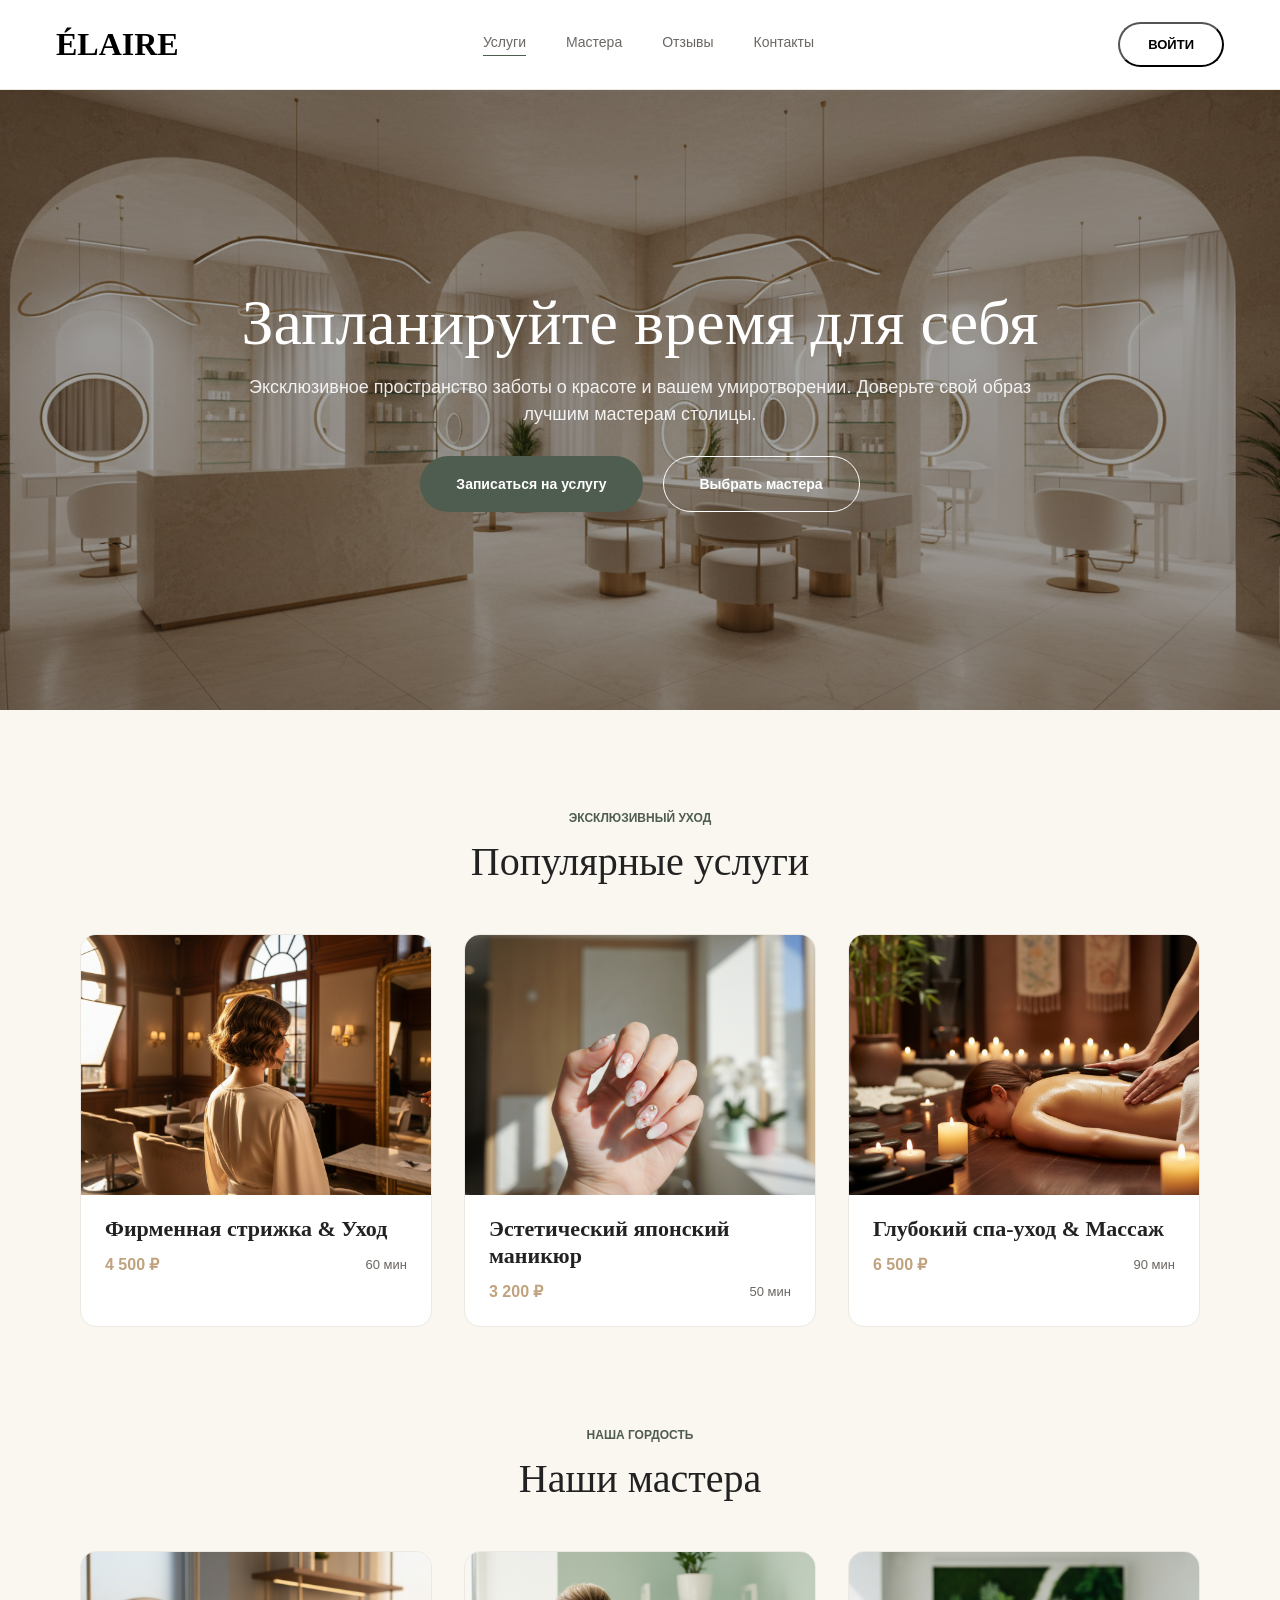
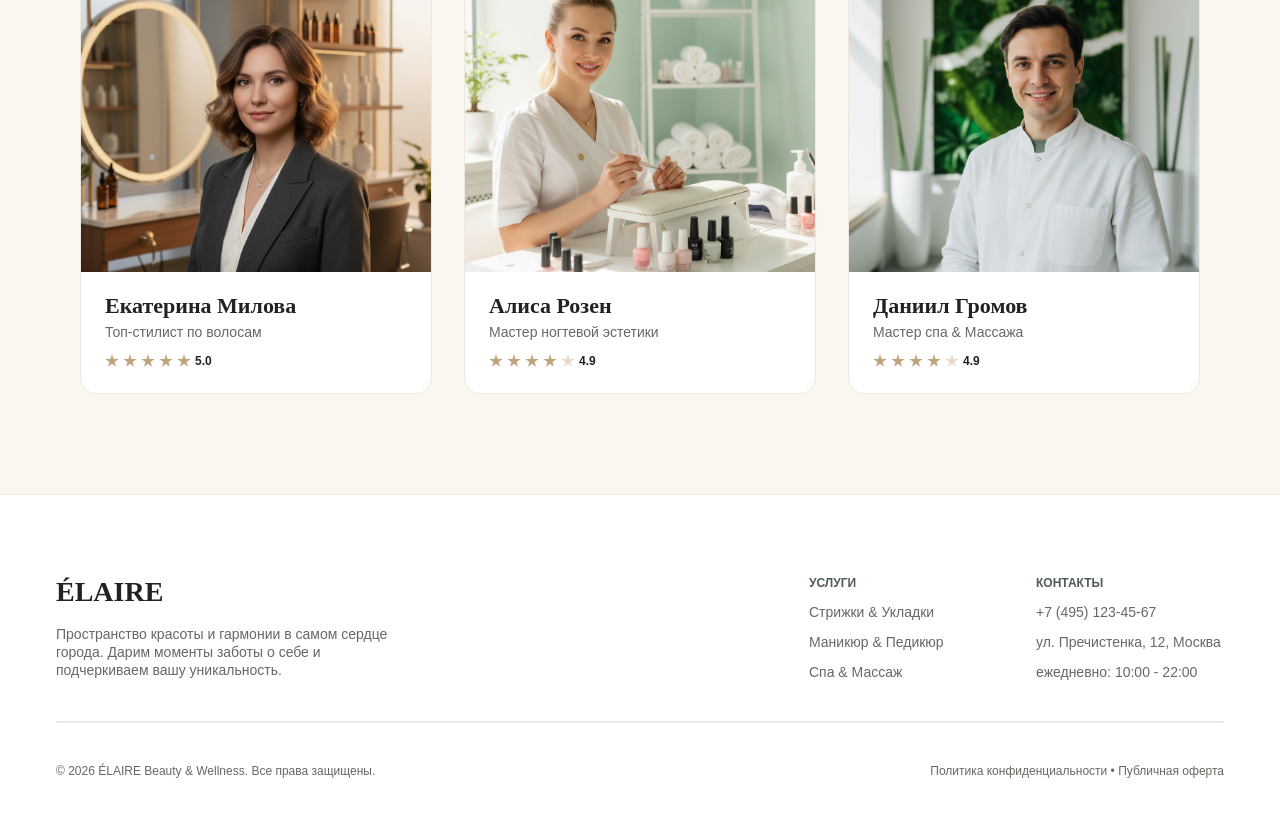
<file: frontend-1-complete/index.html>
<!DOCTYPE html>
<html lang="ru">
  <head>
    <meta charset="UTF-8" />
    <link rel="icon" type="image/svg+xml" href="/favicon.svg" />
    <meta name="viewport" content="width=device-width, initial-scale=1.0" />
    <title>ÉLAIRE — Салон услуг</title>
    <link rel="stylesheet" href="home.css" />
  </head>
  <body>
    <div class="page">
      <!-- header -->
      <header class="header">
        <div class="logo">
          <span class="logo-text">ÉLAIRE</span>
        </div>
        <nav class="nav-links">
          <div class="nav-item active"><a href="#">Услуги</a></div>
          <div class="nav-item"><a href="#">Мастера</a></div>
          <div class="nav-item"><a href="#">Отзывы</a></div>
          <div class="nav-item"><a href="#">Контакты</a></div>
        </nav>
        <button class="login-button"><span>Войти</span></button>
      </header>

      <!-- hero -->
      <section class="hero">
        <div class="hero-text-container">
          <h1 class="hero-title">Запланируйте время для себя</h1>
          <p class="hero-desc">
            Эксклюзивное пространство заботы о красоте и вашем умиротворении.
            Доверьте свой образ лучшим мастерам столицы.
          </p>
        </div>
        <div class="hero-ctas">
          <button
            class="cta-service"
            onclick="window.location.href='services.html'"
          >
            Записаться на услугу
          </button>
          <button class="cta-master">Выбрать мастера</button>
        </div>
      </section>

      <!-- popular services -->
      <section class="popular-services">
        <div class="section-header">
          <span class="section-tag">Эксклюзивный уход</span>
          <h2 class="section-title">Популярные услуги</h2>
        </div>
        <div class="services-grid">
          <article class="service-card">
            <div
              class="service-card-image"
              style="background-image: url('images/service-haircut.png')"
            ></div>
            <div class="service-card-body">
              <h3 class="service-card-title">Фирменная стрижка &amp; Уход</h3>
              <div class="service-card-meta">
                <span class="price">4 500 ₽</span>
                <span class="duration">60 мин</span>
              </div>
            </div>
          </article>
          <article class="service-card">
            <div
              class="service-card-image"
              style="background-image: url('images/service-manicure.png')"
            ></div>
            <div class="service-card-body">
              <h3 class="service-card-title">Эстетический японский маникюр</h3>
              <div class="service-card-meta">
                <span class="price">3 200 ₽</span>
                <span class="duration">50 мин</span>
              </div>
            </div>
          </article>
          <article class="service-card">
            <div
              class="service-card-image"
              style="background-image: url('images/service-spa.png')"
            ></div>
            <div class="service-card-body">
              <h3 class="service-card-title">Глубокий спа-уход &amp; Массаж</h3>
              <div class="service-card-meta">
                <span class="price">6 500 ₽</span>
                <span class="duration">90 мин</span>
              </div>
            </div>
          </article>
        </div>
      </section>

      <!-- our masters -->
      <section class="our-masters">
        <div class="section-header">
          <span class="section-tag">Наша гордость</span>
          <h2 class="section-title">Наши мастера</h2>
        </div>
        <div class="masters-grid">
          <article class="master-card">
            <div
              class="master-card-image"
              style="background-image: url('images/master-ekaterina.png')"
            ></div>
            <div class="master-card-body">
              <div class="master-info">
                <h3 class="master-name">Екатерина Милова</h3>
                <span class="master-role">Топ-стилист по волосам</span>
              </div>
              <div class="stars">
                <span class="star"></span>
                <span class="star"></span>
                <span class="star"></span>
                <span class="star"></span>
                <span class="star"></span>
                <span class="rating">5.0</span>
              </div>
            </div>
          </article>
          <article class="master-card">
            <div
              class="master-card-image"
              style="background-image: url('images/master-alisa.png')"
            ></div>
            <div class="master-card-body">
              <div class="master-info">
                <h3 class="master-name">Алиса Розен</h3>
                <span class="master-role">Мастер ногтевой эстетики</span>
              </div>
              <div class="stars">
                <span class="star"></span>
                <span class="star"></span>
                <span class="star"></span>
                <span class="star"></span>
                <span class="star star-empty"></span>
                <span class="rating">4.9</span>
              </div>
            </div>
          </article>
          <article class="master-card">
            <div
              class="master-card-image"
              style="background-image: url('images/master-daniil.png')"
            ></div>
            <div class="master-card-body">
              <div class="master-info">
                <h3 class="master-name">Даниил Громов</h3>
                <span class="master-role">Мастер спа &amp; Массажа</span>
              </div>
              <div class="stars">
                <span class="star"></span>
                <span class="star"></span>
                <span class="star"></span>
                <span class="star"></span>
                <span class="star star-empty"></span>
                <span class="rating">4.9</span>
              </div>
            </div>
          </article>
        </div>
      </section>

      <!-- footer -->
      <footer class="footer">
        <div class="footer-top">
          <div class="footer-brand">
            <span class="brand-name">ÉLAIRE</span>
            <span class="brand-desc"
              >Пространство красоты и гармонии в самом сердце города. Дарим
              моменты заботы о себе и подчеркиваем вашу уникальность.</span
            >
          </div>
          <div class="footer-links-row">
            <div class="links-col" style="width: 147px">
              <span class="col-title">Услуги</span>
              <a href="#">Стрижки &amp; Укладки</a>
              <a href="#">Маникюр &amp; Педикюр</a>
              <a href="#">Спа &amp; Массаж</a>
            </div>
            <div class="links-col" style="width: 188px">
              <span class="col-title">Контакты</span>
              <a href="#">+7 (495) 123-45-67</a>
              <a href="#">ул. Пречистенка, 12, Москва</a>
              <a href="#">ежедневно: 10:00 - 22:00</a>
            </div>
          </div>
        </div>
        <div class="footer-line"></div>
        <div class="footer-bottom">
          <span class="copy"
            >© 2026 ÉLAIRE Beauty &amp; Wellness. Все права защищены.</span
          >
          <span class="legal"
            >Политика конфиденциальности • Публичная оферта</span
          >
        </div>
      </footer>
    </div>
  </body>
</html>
</file>
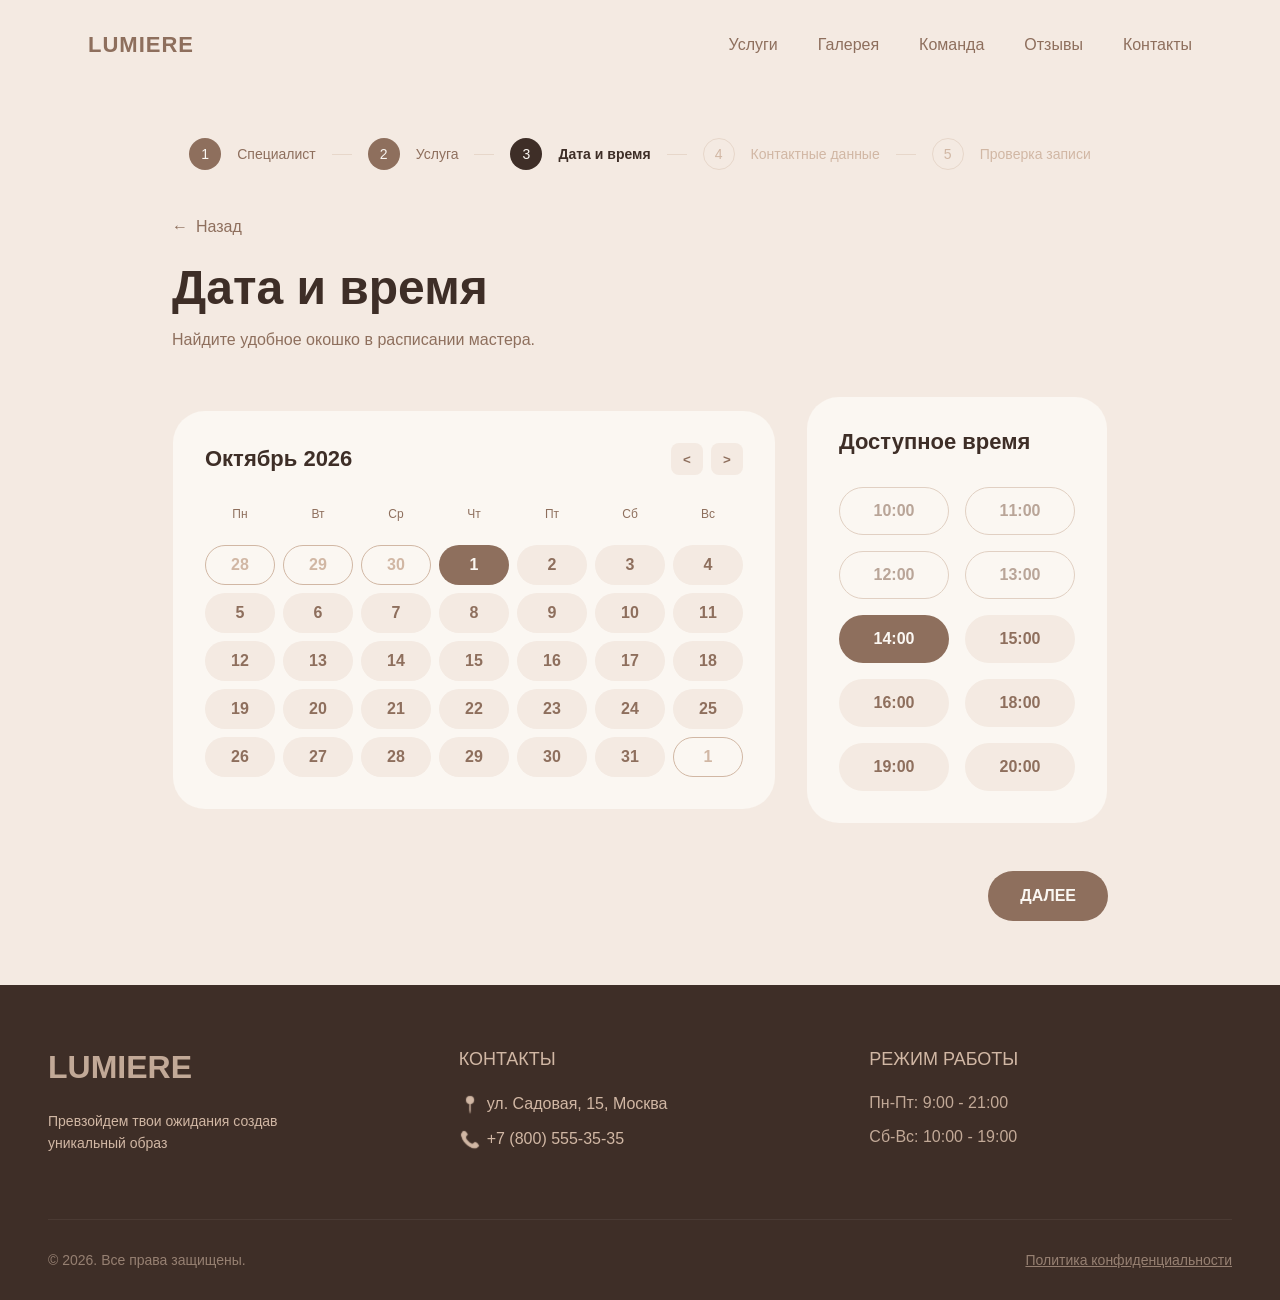
<file: frontend-1-practice/index.html>
<!DOCTYPE html>
<html lang="ru">

<head>
  <meta charset="UTF-8" />
  <meta name="viewport" content="width=device-width, initial-scale=1.0" />
  <title>Выбор даты и времени</title>
  <link rel="stylesheet" href="styles.css" />
</head>

<body>
  <header class="header">
    <div class="header__logo">LUMIERE</div>
    <div class="header__nav">
      <div class="header__nav-list">
        <a href="#" class="header__nav-item">Услуги</a>
        <a href="#" class="header__nav-item">Галерея</a>
        <a href="#" class="header__nav-item">Команда</a>
        <a href="#" class="header__nav-item">Отзывы</a>
        <a href="#" class="header__nav-item">Контакты</a>
      </div>
    </div>
  </header>


  <main class="booking">
    <div class="stepper">
      <div class="stepper__step stepper__step_complete">
        <div class="stepper__circle">1</div>
        <div class="stepper__label">Специалист</div>
      </div>
      <div class="stepper__step stepper__step_complete">
        <div class="stepper__circle">2</div>
        <div class="stepper__label">Услуга</div>
      </div>
      <div class="stepper__step stepper__step_active">
        <div class="stepper__circle">3</div>
        <div class="stepper__label">Дата и время</div>
      </div>
      <div class="stepper__step stepper__step_pending">
        <div class="stepper__circle">4</div>
        <div class="stepper__label">Контактные данные</div>
      </div>
      <div class="stepper__step stepper__step_pending">
        <div class="stepper__circle">5</div>
        <div class="stepper__label">Проверка записи</div>
      </div>
    </div>

    <section class="form">
      <div class="form-header">
        <a href="#" class="form-header__back-link">
          <span class="form-header__back-icon">←</span> Назад
        </a>

        <div class="form-header__content">
          <h1 class="form-header__title">Дата и время</h1>
          <p class="form-header__subtitle">Найдите удобное окошко в расписании мастера.</p>
        </div>
      </div>

      <div class="form-booking">
        <div class="calendar">
          <div class="calendar__header">
            <h2 class="calendar__title">Октябрь 2026</h2>
            <div class="calendar__nav">
              <button class="calendar__nav-btn" aria-label="Предыдущий месяц">&lt;</button>
              <button class="calendar__nav-btn" aria-label="Следующий месяц">&gt;</button>
            </div>
          </div>

          <div class="calendar__grid">
            <div class="calendar__weekday">Пн</div>
            <div class="calendar__weekday">Вт</div>
            <div class="calendar__weekday">Ср</div>
            <div class="calendar__weekday">Чт</div>
            <div class="calendar__weekday">Пт</div>
            <div class="calendar__weekday">Сб</div>
            <div class="calendar__weekday">Вс</div>

            <button class="calendar__day calendar__day_other-month">28</button>
            <button class="calendar__day calendar__day_other-month">29</button>
            <button class="calendar__day calendar__day_other-month">30</button>
            <button class="calendar__day calendar__day_selected">1</button>
            <button class="calendar__day">2</button>
            <button class="calendar__day">3</button>
            <button class="calendar__day">4</button>

            <button class="calendar__day">5</button>
            <button class="calendar__day">6</button>
            <button class="calendar__day">7</button>
            <button class="calendar__day">8</button>
            <button class="calendar__day">9</button>
            <button class="calendar__day">10</button>
            <button class="calendar__day">11</button>

            <button class="calendar__day">12</button>
            <button class="calendar__day">13</button>
            <button class="calendar__day">14</button>
            <button class="calendar__day">15</button>
            <button class="calendar__day">16</button>
            <button class="calendar__day">17</button>
            <button class="calendar__day">18</button>

            <button class="calendar__day">19</button>
            <button class="calendar__day">20</button>
            <button class="calendar__day">21</button>
            <button class="calendar__day">22</button>
            <button class="calendar__day">23</button>
            <button class="calendar__day">24</button>
            <button class="calendar__day">25</button>

            <button class="calendar__day">26</button>
            <button class="calendar__day">27</button>
            <button class="calendar__day">28</button>
            <button class="calendar__day">29</button>
            <button class="calendar__day">30</button>
            <button class="calendar__day">31</button>
            <button class="calendar__day calendar__day_other-month">1</button>
          </div>
        </div>

        <div class="time-slots">
          <h2 class="time-slots__title">Доступное время</h2>
          <div class="time-slots__grid">
            <button class="time-slots__slot time-slots__slot_busy">10:00</button>
            <button class="time-slots__slot time-slots__slot_busy">11:00</button>
            <button class="time-slots__slot time-slots__slot_busy">12:00</button>
            <button class="time-slots__slot time-slots__slot_busy">13:00</button>

            <button class="time-slots__slot time-slots__slot_selected">14:00</button>

            <button class="time-slots__slot">15:00</button>
            <button class="time-slots__slot">16:00</button>
            <button class="time-slots__slot">18:00</button>
            <button class="time-slots__slot">19:00</button>
            <button class="time-slots__slot">20:00</button>
          </div>
        </div>

      </div>

      <div class="form__button">Далее</div>
    </section>
  </main>


  <footer class="footer">
    <div class="footer__top">
      <div class="footer__column">
        <span class="footer__logo">LUMIERE</span>
        <p class="footer__slogan">Превзойдем твои ожидания создав уникальный образ</p>
      </div>

      <div class="footer__column">
        <h3 class="footer__heading">КОНТАКТЫ</h3>
        <address class="footer__address">
          <div class="footer__contact-item">
            <span class="footer__icon">📍</span>
            <span>ул. Садовая, 15, Москва</span>
          </div>
          <div class="footer__contact-item">
            <span class="footer__icon">📞</span>
            <a href="tel:+78005553535" class="footer__link">+7 (800) 555-35-35</a>
          </div>
        </address>
      </div>

      <div class="footer__column">
        <h3 class="footer__heading">РЕЖИМ РАБОТЫ</h3>
        <ul class="footer__list">
          <li class="footer__list-item">Пн-Пт: 9:00 - 21:00</li>
          <li class="footer__list-item">Сб-Вс: 10:00 - 19:00</li>
        </ul>
      </div>
    </div>

    <div class="footer__bottom">
      <p class="footer__copyright">© 2026. Все права защищены.</p>
      <a href="#" class="footer__policy-link">Политика конфиденциальности</a>
    </div>
  </footer>
</body>

</html>
</file>
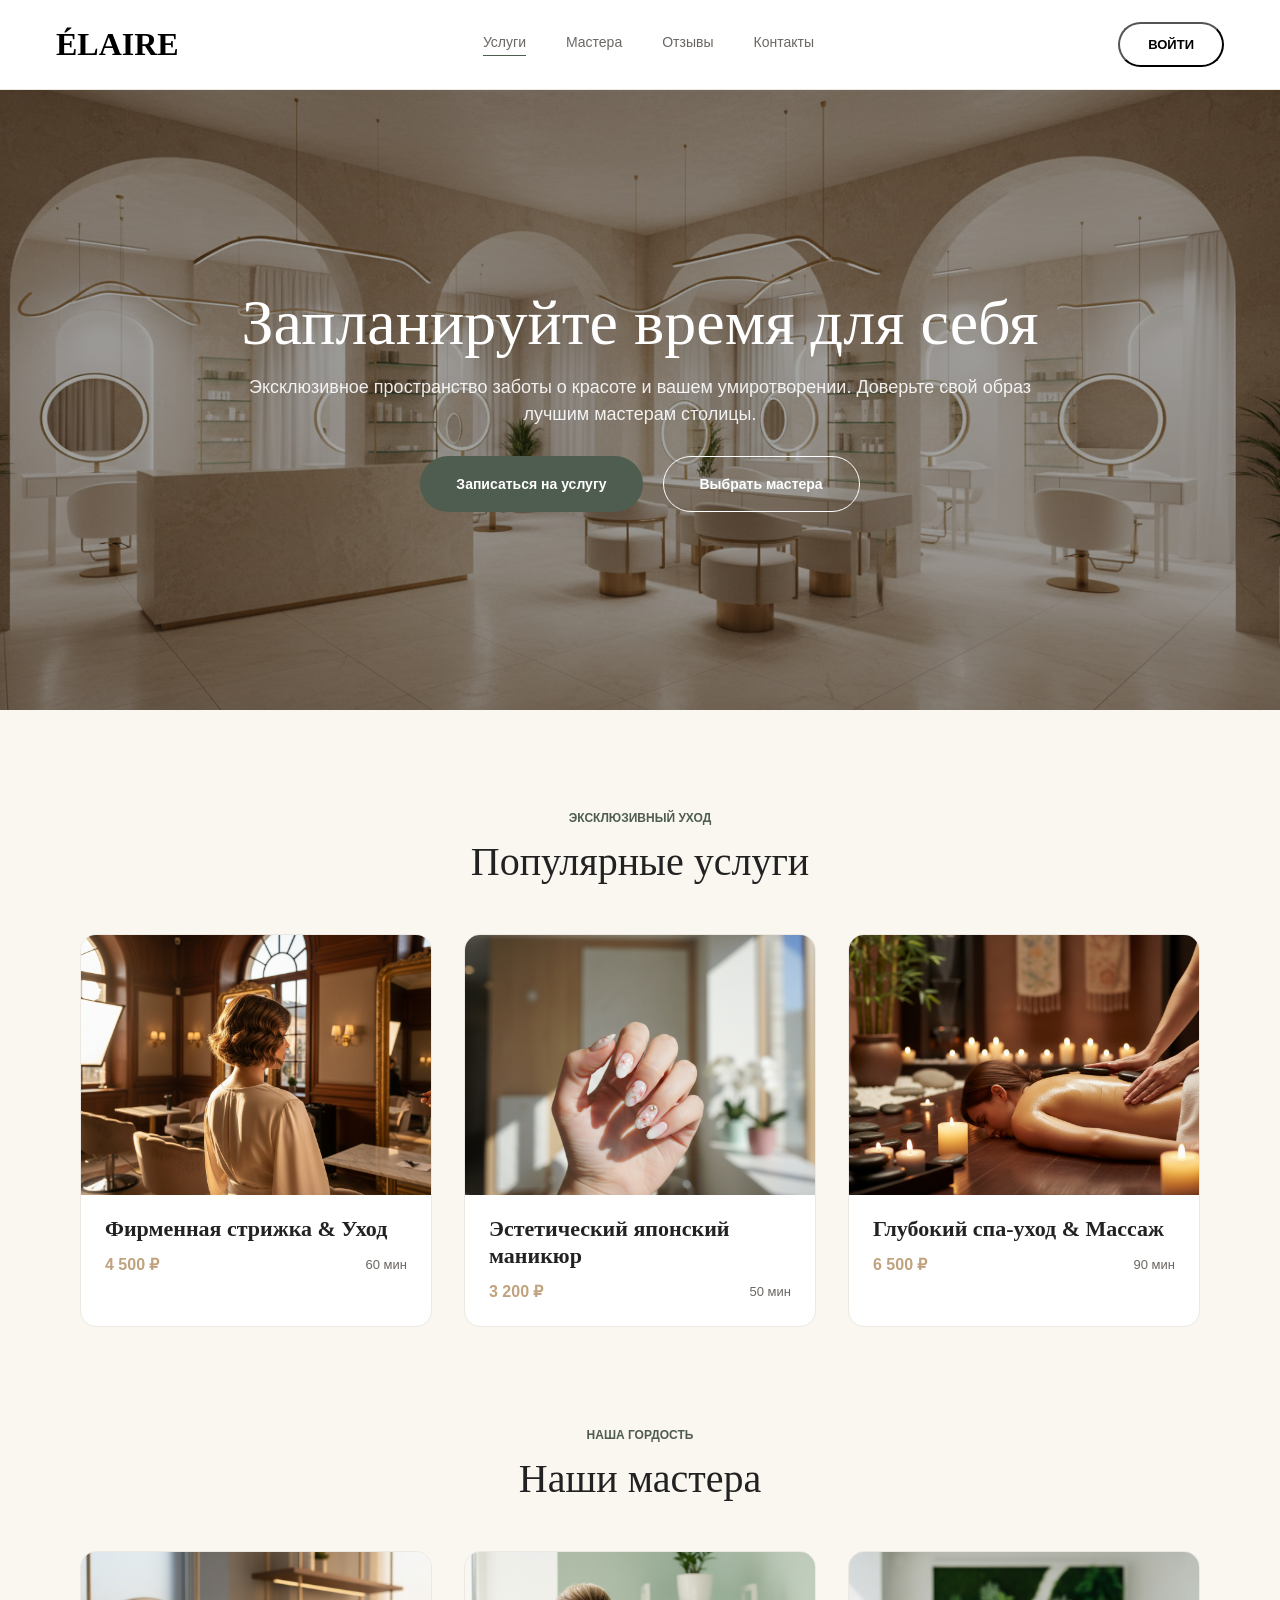
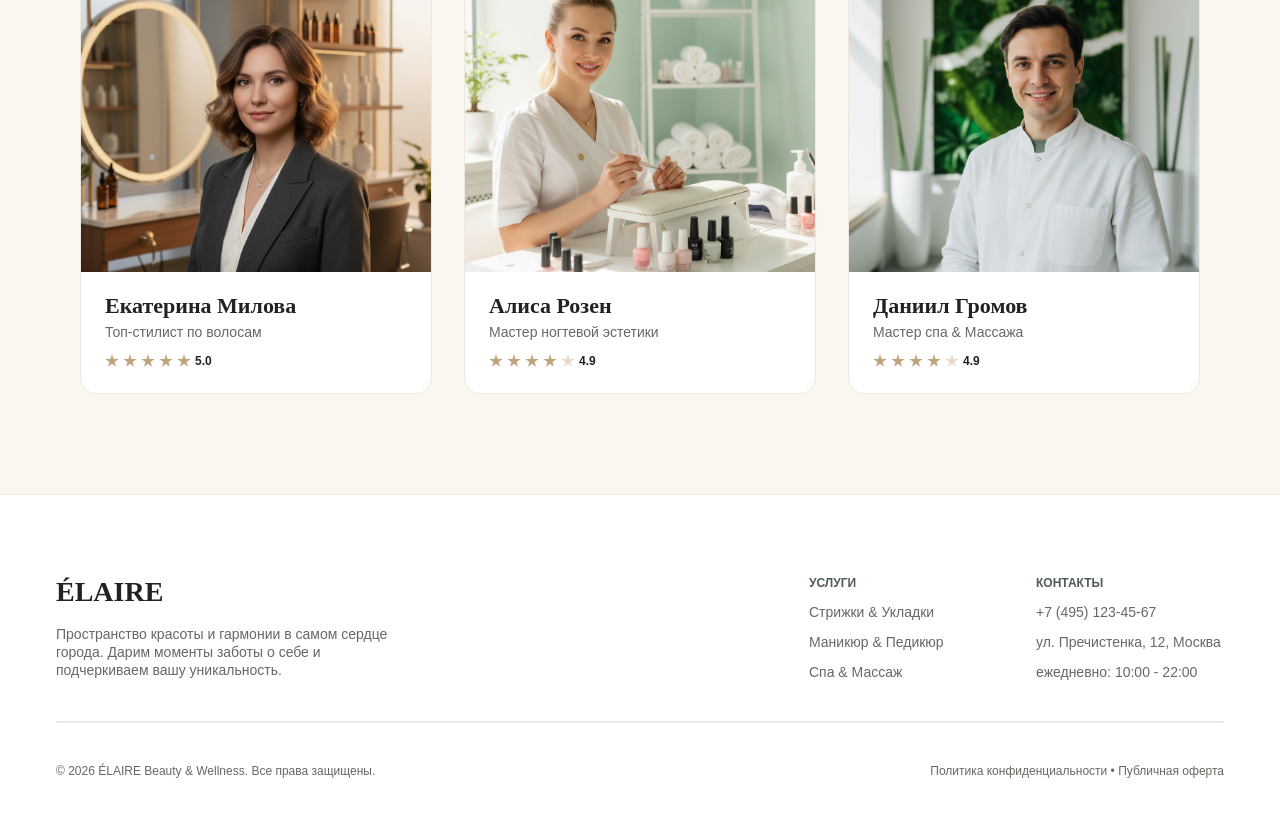
<file: frontend-2-complete/index.html>
<!DOCTYPE html>
<html lang="ru">
  <head>
    <meta charset="UTF-8" />
    <link rel="icon" type="image/svg+xml" href="/favicon.svg" />
    <meta name="viewport" content="width=device-width, initial-scale=1.0" />
    <title>ÉLAIRE — Салон услуг</title>
    <link rel="stylesheet" href="home.css" />
  </head>
  <body>
    <div class="page">
      <!-- header -->
      <header class="header">
        <div class="logo">
          <span class="logo-text">ÉLAIRE</span>
        </div>
        <nav class="nav-links">
          <div class="nav-item active"><a href="#">Услуги</a></div>
          <div class="nav-item"><a href="#">Мастера</a></div>
          <div class="nav-item"><a href="#">Отзывы</a></div>
          <div class="nav-item"><a href="#">Контакты</a></div>
        </nav>
        <button class="login-button"><span>Войти</span></button>
      </header>

      <!-- hero -->
      <section class="hero">
        <div class="hero-text-container">
          <h1 class="hero-title">Запланируйте время для себя</h1>
          <p class="hero-desc">
            Эксклюзивное пространство заботы о красоте и вашем умиротворении.
            Доверьте свой образ лучшим мастерам столицы.
          </p>
        </div>
        <div class="hero-ctas">
          <button class="cta-service">Записаться на услугу</button>
          <button class="cta-master">Выбрать мастера</button>
        </div>
      </section>

      <!-- popular services -->
      <section class="popular-services">
        <div class="section-header">
          <span class="section-tag">Эксклюзивный уход</span>
          <h2 class="section-title">Популярные услуги</h2>
        </div>
        <div class="services-grid">
          <article class="service-card">
            <div
              class="service-card-image"
              style="background-image: url('images/service-haircut.png')"
            ></div>
            <div class="service-card-body">
              <h3 class="service-card-title">Фирменная стрижка &amp; Уход</h3>
              <div class="service-card-meta">
                <span class="price">4 500 ₽</span>
                <span class="duration">60 мин</span>
              </div>
            </div>
          </article>
          <article class="service-card">
            <div
              class="service-card-image"
              style="background-image: url('images/service-manicure.png')"
            ></div>
            <div class="service-card-body">
              <h3 class="service-card-title">Эстетический японский маникюр</h3>
              <div class="service-card-meta">
                <span class="price">3 200 ₽</span>
                <span class="duration">50 мин</span>
              </div>
            </div>
          </article>
          <article class="service-card">
            <div
              class="service-card-image"
              style="background-image: url('images/service-spa.png')"
            ></div>
            <div class="service-card-body">
              <h3 class="service-card-title">Глубокий спа-уход &amp; Массаж</h3>
              <div class="service-card-meta">
                <span class="price">6 500 ₽</span>
                <span class="duration">90 мин</span>
              </div>
            </div>
          </article>
        </div>
      </section>

      <!-- our masters -->
      <section class="our-masters">
        <div class="section-header">
          <span class="section-tag">Наша гордость</span>
          <h2 class="section-title">Наши мастера</h2>
        </div>
        <div class="masters-grid">
          <article class="master-card">
            <div
              class="master-card-image"
              style="background-image: url('images/master-ekaterina.png')"
            ></div>
            <div class="master-card-body">
              <div class="master-info">
                <h3 class="master-name">Екатерина Милова</h3>
                <span class="master-role">Топ-стилист по волосам</span>
              </div>
              <div class="stars">
                <span class="star"></span>
                <span class="star"></span>
                <span class="star"></span>
                <span class="star"></span>
                <span class="star"></span>
                <span class="rating">5.0</span>
              </div>
            </div>
          </article>
          <article class="master-card">
            <div
              class="master-card-image"
              style="background-image: url('images/master-alisa.png')"
            ></div>
            <div class="master-card-body">
              <div class="master-info">
                <h3 class="master-name">Алиса Розен</h3>
                <span class="master-role">Мастер ногтевой эстетики</span>
              </div>
              <div class="stars">
                <span class="star"></span>
                <span class="star"></span>
                <span class="star"></span>
                <span class="star"></span>
                <span class="star star-empty"></span>
                <span class="rating">4.9</span>
              </div>
            </div>
          </article>
          <article class="master-card">
            <div
              class="master-card-image"
              style="background-image: url('images/master-daniil.png')"
            ></div>
            <div class="master-card-body">
              <div class="master-info">
                <h3 class="master-name">Даниил Громов</h3>
                <span class="master-role">Мастер спа &amp; Массажа</span>
              </div>
              <div class="stars">
                <span class="star"></span>
                <span class="star"></span>
                <span class="star"></span>
                <span class="star"></span>
                <span class="star star-empty"></span>
                <span class="rating">4.9</span>
              </div>
            </div>
          </article>
        </div>
      </section>

      <!-- footer -->
      <footer class="footer">
        <div class="footer-top">
          <div class="footer-brand">
            <span class="brand-name">ÉLAIRE</span>
            <span class="brand-desc"
              >Пространство красоты и гармонии в самом сердце города. Дарим
              моменты заботы о себе и подчеркиваем вашу уникальность.</span
            >
          </div>
          <div class="footer-links-row">
            <div class="links-col" style="width: 147px">
              <span class="col-title">Услуги</span>
              <a href="#">Стрижки &amp; Укладки</a>
              <a href="#">Маникюр &amp; Педикюр</a>
              <a href="#">Спа &amp; Массаж</a>
            </div>
            <div class="links-col" style="width: 188px">
              <span class="col-title">Контакты</span>
              <a href="#">+7 (495) 123-45-67</a>
              <a href="#">ул. Пречистенка, 12, Москва</a>
              <a href="#">ежедневно: 10:00 - 22:00</a>
            </div>
          </div>
        </div>
        <div class="footer-line"></div>
        <div class="footer-bottom">
          <span class="copy"
            >© 2026 ÉLAIRE Beauty &amp; Wellness. Все права защищены.</span
          >
          <span class="legal"
            >Политика конфиденциальности • Публичная оферта</span
          >
        </div>
      </footer>
    </div>
    <script src="./home.js"></script>
  </body>
</html>
</file>
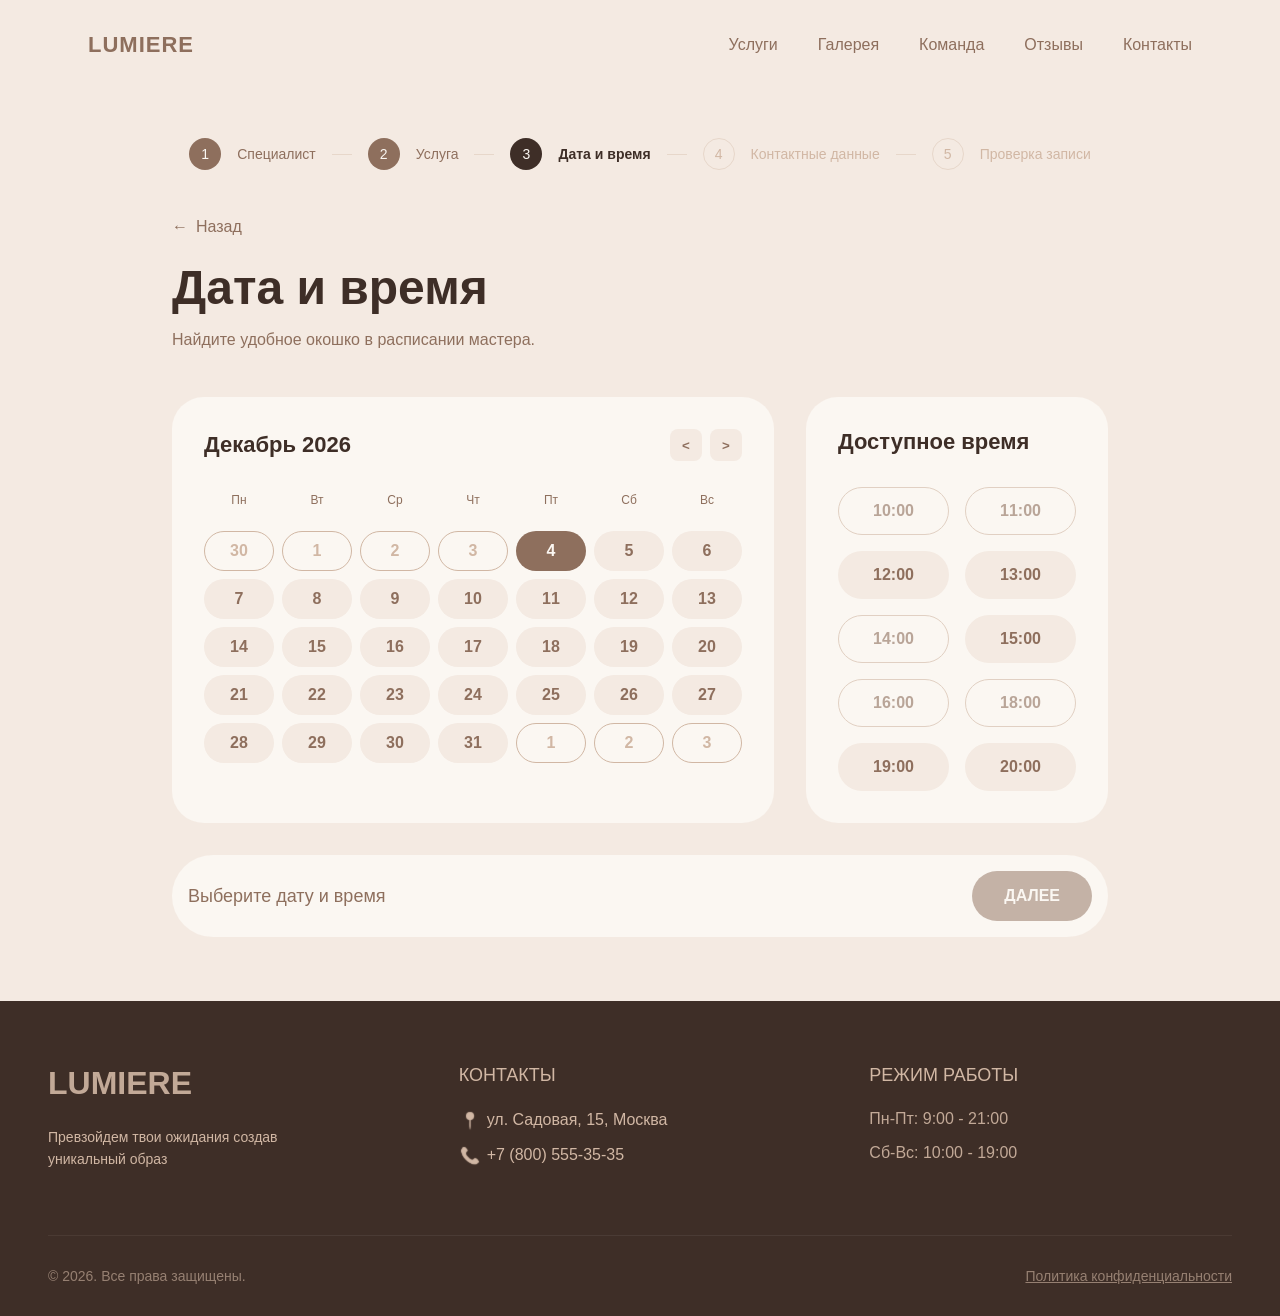
<file: frontend-2-practice/index.html>
<!DOCTYPE html>
<html lang="ru">

<head>
  <meta charset="UTF-8" />
  <meta name="viewport" content="width=device-width, initial-scale=1.0" />
  <title>Выбор даты и времени</title>
  <link rel="stylesheet" href="styles.css" />
</head>

<body>
  <header class="header">
    <div class="header__logo">LUMIERE</div>
    <div class="header__nav">
      <div class="header__nav-list">
        <a href="#" class="header__nav-item">Услуги</a>
        <a href="#" class="header__nav-item">Галерея</a>
        <a href="#" class="header__nav-item">Команда</a>
        <a href="#" class="header__nav-item">Отзывы</a>
        <a href="#" class="header__nav-item">Контакты</a>
      </div>
    </div>
  </header>


  <main class="booking">
    <div class="stepper">
      <div class="stepper__step stepper__step_complete">
        <div class="stepper__circle">1</div>
        <div class="stepper__label">Специалист</div>
      </div>
      <div class="stepper__step stepper__step_complete">
        <div class="stepper__circle">2</div>
        <div class="stepper__label">Услуга</div>
      </div>
      <div class="stepper__step stepper__step_active">
        <div class="stepper__circle">3</div>
        <div class="stepper__label">Дата и время</div>
      </div>
      <div class="stepper__step stepper__step_pending">
        <div class="stepper__circle">4</div>
        <div class="stepper__label">Контактные данные</div>
      </div>
      <div class="stepper__step stepper__step_pending">
        <div class="stepper__circle">5</div>
        <div class="stepper__label">Проверка записи</div>
      </div>
    </div>

    <section class="form">
      <div class="form-header">
        <a href="#" class="form-header__back-link">
          <span class="form-header__back-icon">←</span> Назад
        </a>

        <div class="form-header__content">
          <h1 class="form-header__title">Дата и время</h1>
          <p class="form-header__subtitle">Найдите удобное окошко в расписании мастера.</p>
        </div>
      </div>

      <div class="form-booking">
        <div class="calendar">
          <div class="calendar__header">
            <h2 class="calendar__title">Октябрь 2026</h2>
            <div class="calendar__nav">
              <button class="calendar__nav-btn" aria-label="Предыдущий месяц">&lt;</button>
              <button class="calendar__nav-btn" aria-label="Следующий месяц">&gt;</button>
            </div>
          </div>

          <div class="calendar__grid">
            <div class="calendar__weekday">Пн</div>
            <div class="calendar__weekday">Вт</div>
            <div class="calendar__weekday">Ср</div>
            <div class="calendar__weekday">Чт</div>
            <div class="calendar__weekday">Пт</div>
            <div class="calendar__weekday">Сб</div>
            <div class="calendar__weekday">Вс</div>

            <button class="calendar__day calendar__day_other-month">28</button>
            <button class="calendar__day calendar__day_other-month">29</button>
            <button class="calendar__day calendar__day_other-month">30</button>
            <button class="calendar__day calendar__day_selected">1</button>
            <button class="calendar__day">2</button>
            <button class="calendar__day">3</button>
            <button class="calendar__day">4</button>

            <button class="calendar__day">5</button>
            <button class="calendar__day">6</button>
            <button class="calendar__day">7</button>
            <button class="calendar__day">8</button>
            <button class="calendar__day">9</button>
            <button class="calendar__day">10</button>
            <button class="calendar__day">11</button>

            <button class="calendar__day">12</button>
            <button class="calendar__day">13</button>
            <button class="calendar__day">14</button>
            <button class="calendar__day">15</button>
            <button class="calendar__day">16</button>
            <button class="calendar__day">17</button>
            <button class="calendar__day">18</button>

            <button class="calendar__day">19</button>
            <button class="calendar__day">20</button>
            <button class="calendar__day">21</button>
            <button class="calendar__day">22</button>
            <button class="calendar__day">23</button>
            <button class="calendar__day">24</button>
            <button class="calendar__day">25</button>

            <button class="calendar__day">26</button>
            <button class="calendar__day">27</button>
            <button class="calendar__day">28</button>
            <button class="calendar__day">29</button>
            <button class="calendar__day">30</button>
            <button class="calendar__day">31</button>
            <button class="calendar__day calendar__day_other-month">1</button>
          </div>
        </div>

        <div class="time-slots">
          <h2 class="time-slots__title">Доступное время</h2>
          <div class="time-slots__grid">
            <button class="time-slots__slot time-slots__slot_busy">10:00</button>
            <button class="time-slots__slot time-slots__slot_busy">11:00</button>
            <button class="time-slots__slot time-slots__slot_busy">12:00</button>
            <button class="time-slots__slot time-slots__slot_busy">13:00</button>

            <button class="time-slots__slot time-slots__slot_selected">14:00</button>

            <button class="time-slots__slot">15:00</button>
            <button class="time-slots__slot">16:00</button>
            <button class="time-slots__slot">18:00</button>
            <button class="time-slots__slot">19:00</button>
            <button class="time-slots__slot">20:00</button>
          </div>
        </div>

        <div class="form-booking__footer">
          <span class="form-booking__summary">Выберите дату и время</span>
          <button type="button" class="form__button" disabled>Далее</button>
        </div>
      </div>
    </section>
  </main>


  <footer class="footer">
    <div class="footer__top">
      <div class="footer__column">
        <span class="footer__logo">LUMIERE</span>
        <p class="footer__slogan">Превзойдем твои ожидания создав уникальный образ</p>
      </div>

      <div class="footer__column">
        <h3 class="footer__heading">КОНТАКТЫ</h3>
        <address class="footer__address">
          <div class="footer__contact-item">
            <span class="footer__icon">📍</span>
            <span>ул. Садовая, 15, Москва</span>
          </div>
          <div class="footer__contact-item">
            <span class="footer__icon">📞</span>
            <a href="tel:+78005553535" class="footer__link">+7 (800) 555-35-35</a>
          </div>
        </address>
      </div>

      <div class="footer__column">
        <h3 class="footer__heading">РЕЖИМ РАБОТЫ</h3>
        <ul class="footer__list">
          <li class="footer__list-item">Пн-Пт: 9:00 - 21:00</li>
          <li class="footer__list-item">Сб-Вс: 10:00 - 19:00</li>
        </ul>
      </div>
    </div>

    <div class="footer__bottom">
      <p class="footer__copyright">© 2026. Все права защищены.</p>
      <a href="#" class="footer__policy-link">Политика конфиденциальности</a>
    </div>
  </footer>

  <script src="script.js"></script>
</body>

</html>
</file>
<file: frontend-1-complete/home.css>
/* ===== reset & base ===== */
* {
  margin: 0;
  padding: 0;
  box-sizing: border-box;
}

body {
  min-height: 100vh;
  font-family: "DM Sans", sans-serif;
}

.page {
  display: flex;
  flex-direction: column;
  min-height: 100vh;
  background: #faf6f0;
}

/* ===== header ===== */
.header {
  display: flex;
  flex-direction: row;
  justify-content: space-between;
  align-items: center;
  padding: 0px 56px;
  height: 90px;
  background: #ffffff;
  border-bottom: 1px solid #ede8e1;
}

.logo-text {
  font-family: "Cormorant Garamond", serif;
  font-weight: 600;
  font-size: 32px;
  line-height: 39px;
  cursor: pointer;
}

.nav-links {
  display: flex;
  flex-direction: row;
  gap: 40px;
}

.nav-item {
  padding-bottom: 4px;
  border-bottom: 1.5px solid transparent;
}

.nav-item.active {
  border-bottom-color: #4f5d50;
}

.nav-item a {
  font-size: 14px;
  line-height: 18px;
  color: #6b6661;
  text-decoration: none;
}

.login-button {
  padding: 12px 28px;
  border-radius: 100px;
  background: transparent;
  cursor: pointer;
  font-weight: 600;
  font-size: 13px;
  line-height: 17px;
  text-transform: uppercase;
}

/* ===== hero ===== */
.hero {
  display: flex;
  flex-direction: column;
  justify-content: center;
  align-items: center;
  padding: 0px 80px;
  gap: 28px;
  height: 620px;
  background: linear-gradient(0deg, rgba(0, 0, 0, 0.35), rgba(0, 0, 0, 0.35)),
    url("./images/hero-salon.png") center / cover no-repeat;
}

.hero-text-container {
  display: flex;
  flex-direction: column;
  align-items: center;
  gap: 16px;
  max-width: 800px;
}

.hero-title {
  font-family: "Cormorant Garamond", serif;
  font-weight: 400;
  font-size: 64px;
  line-height: 1.1;
  text-align: center;
  color: #ffffff;
}

.hero-desc {
  font-size: 18px;
  line-height: 1.5;
  text-align: center;
  color: #ffffff;
  opacity: 0.9;
}

.hero-ctas {
  display: flex;
  flex-direction: row;
  gap: 20px;
}

.cta-service {
  padding: 18px 36px;
  background: #4f5d50;
  border-radius: 100px;
  border: none;
  cursor: pointer;
  font-weight: 600;
  font-size: 14px;
  line-height: 18px;
  color: #ffffff;
}

.cta-service:hover {
  background: #3d4a3e;
}

.cta-master {
  padding: 18px 36px;
  background: transparent;
  border: 1px solid #ffffff;
  border-radius: 100px;
  cursor: pointer;
  font-weight: 600;
  font-size: 14px;
  line-height: 18px;
  color: #ffffff;
}

.cta-master:hover {
  background: rgba(255, 255, 255, 0.1);
}

/* ===== section header ===== */
.section-header {
  display: flex;
  flex-direction: column;
  align-items: center;
  gap: 12px;
  width: 100%;
}

.section-tag {
  font-weight: 700;
  font-size: 12px;
  line-height: 16px;
  text-transform: uppercase;
  color: #4f5d50;
}

.section-title {
  font-family: "Cormorant Garamond", serif;
  font-weight: 500;
  font-size: 40px;
  line-height: 48px;
  color: #222222;
}

/* ===== popular services ===== */
.popular-services {
  display: flex;
  flex-direction: column;
  align-items: flex-start;
  padding: 100px 80px 80px;
  gap: 48px;
  background: #faf6f0;
}

.services-grid {
  display: flex;
  flex-direction: row;
  gap: 32px;
  width: 100%;
}

.service-card {
  display: flex;
  flex-direction: column;
  align-items: flex-start;
  gap: 20px;
  flex: 1;
  padding-bottom: 24px;
  background: #ffffff;
  border: 1px solid #ede8e1;
  border-radius: 16px;
  overflow: hidden;
}

.service-card-image {
  width: 100%;
  height: 260px;
  background-size: cover;
  background-position: center;
  background-repeat: no-repeat;
}

.service-card-image--haircut {
  background-image: url("../images/service-haircut.png");
}

.service-card-image--manicure {
  background-image: url("../images/service-manicure.png");
}

.service-card-image--spa {
  background-image: url("../images/service-spa.png");
}

.service-card-body {
  display: flex;
  flex-direction: column;
  gap: 12px;
  padding: 0 24px;
  width: 100%;
}

.service-card-title {
  font-family: "Cormorant Garamond", serif;
  font-weight: 600;
  font-size: 22px;
  line-height: 27px;
  color: #222222;
}

.service-card-meta {
  display: flex;
  flex-direction: row;
  justify-content: space-between;
  align-items: center;
}

.service-card-meta .price {
  font-weight: 600;
  font-size: 16px;
  line-height: 21px;
  color: #c1a27e;
}

.service-card-meta .duration {
  font-size: 13px;
  line-height: 17px;
  color: #6b6661;
}

/* ===== our masters ===== */
.our-masters {
  display: flex;
  flex-direction: column;
  align-items: flex-start;
  padding: 20px 80px 100px;
  gap: 48px;
  background: #faf6f0;
}

.masters-grid {
  display: flex;
  flex-direction: row;
  gap: 32px;
  width: 100%;
}

.master-card {
  display: flex;
  flex-direction: column;
  align-items: flex-start;
  gap: 20px;
  flex: 1;
  padding-bottom: 24px;
  background: #ffffff;
  border: 1px solid #ede8e1;
  border-radius: 16px;
  overflow: hidden;
}

.master-card-image {
  width: 100%;
  height: 320px;
  background-size: cover;
  background-position: center;
  background-repeat: no-repeat;
}

.master-card-image--ekaterina {
  background-image: url("../images/master-ekaterina.png");
}

.master-card-image--alisa {
  background-image: url("../images/master-alisa.png");
}

.master-card-image--daniil {
  background-image: url("../images/master-daniil.png");
}

.master-card-body {
  display: flex;
  flex-direction: column;
  gap: 12px;
  padding: 0 24px;
  width: 100%;
}

.master-info {
  display: flex;
  flex-direction: column;
  gap: 4px;
}

.master-name {
  font-family: "Cormorant Garamond", serif;
  font-weight: 600;
  font-size: 22px;
  line-height: 27px;
  color: #222222;
}

.master-role {
  font-size: 14px;
  line-height: 18px;
  color: #6b6661;
}

.stars {
  display: flex;
  flex-direction: row;
  align-items: center;
  gap: 4px;
}

.star {
  width: 14px;
  height: 14px;
  background: #c1a27e;
  clip-path: polygon(
    50% 0%,
    61% 35%,
    98% 35%,
    68% 57%,
    79% 91%,
    50% 70%,
    21% 91%,
    32% 57%,
    2% 35%,
    39% 35%
  );
}

.star-empty {
  background: #eadbc8;
}

.rating {
  font-weight: 600;
  font-size: 12px;
  line-height: 16px;
  color: #222222;
}

/* ===== footer ===== */
.footer {
  background: #ffffff;
  display: flex;
  flex-direction: column;
  padding: 80px 56px 48px;
  border-top: 1px solid #ede8e1;
  margin-top: auto;
}

.footer-top {
  display: flex;
  flex-direction: row;
  justify-content: space-between;
  gap: 20px;
}

.footer-brand {
  display: flex;
  flex-direction: column;
  gap: 16px;
}

.footer-brand .brand-name {
  font-family: "Cormorant Garamond", serif;
  font-style: normal;
  font-weight: 600;
  font-size: 28px;
  line-height: 34px;
  color: #222222;
}

.footer-brand .brand-desc {
  max-width: 360px;
  font-size: 14px;
  line-height: 18px;
  color: #6b6661;
}

.footer-links-row {
  display: flex;
  flex-direction: row;
  gap: 80px;
}

.links-col {
  display: flex;
  flex-direction: column;
  gap: 12px;
}

.links-col .col-title {
  font-weight: 600;
  font-size: 12px;
  line-height: 16px;
  text-transform: uppercase;
  color: #4f5d50;
}

.links-col a {
  font-size: 14px;
  line-height: 18px;
  color: #6b6661;
  text-decoration: none;
}

.footer-line {
  border: 1px solid #ede8e1;
  margin-top: 40px;
  margin-bottom: 40px;
}

.footer-bottom {
  display: flex;
  flex-direction: row;
  justify-content: space-between;
  align-items: center;
  flex-grow: 0;
}

.footer-bottom .copy {
  font-size: 12px;
  line-height: 16px;
  color: #6b6661;
}

.footer-bottom .legal {
  font-size: 12px;
  line-height: 16px;
  color: #6b6661;
  margin-left: 20px;
}
</file>
<file: frontend-1-practice/styles.css>
/* Base styles */
:root {
  /*  Primitives  */

  /* Spacing */
  --spacing-1: 8px;
  --spacing-2: 16px;
  --spacing-3: 24px;
  --spacing-4: 32px;
  --spacing-5: 40px;
  --spacing-6: 48px;
  --spacing-7: 56px;
  --spacing-8: 64px;
  --spacing-9: 72px;
  --spacing-10: 80px;
  --spacing-11: 88px;
  --spacing-12: 96px;
  --spacing-13: 104px;

  /* Radius */
  --radius-sm: 4px;
  --radius-md: 8px;
  --radius-lg: 16px;
  --radius-xl: 32px;
  --radius-2xl: 128px;
  --radius-3xl: 360px;

  /* Font Sizes */
  --font-size-xs: 12px;
  --font-size-sm: 14px;
  --font-size-md: 16px;
  --font-size-lg: 18px;
  --font-size-xl: 22px;
  --font-size-2xl: 32px;
  --font-size-3xl: 48px;

  /* Font Weights */
  --font-weight-regular: 400;
  --font-weight-medium: 500;
  --font-weight-bold: 700;

  /* Font Family */
  --font-family: 'Inter', sans-serif;

  /* Colors */
  --color-50: #FBF7F2;
  --color-100: #F4EAE2;
  --color-200: #E7D7CA;
  --color-400: #D1B7A4;
  --color-500: #B58F7A;
  --color-600: #8E6F5D;
  --color-800: #6B4F42;
  --color-900: #3E2E27;




  /* Tokens */

  /* Surface */
  --surface-primary: var(--color-50);
  --surface-secondary: var(--color-100);
  --surface-brand: var(--color-600);
  --surface-invert: var(--color-900);

  /* Status */
  --status-current: var(--color-900);
  --status-completed: var(--color-600);
  --status-pending: var(--color-200);
  --status-divider: var(--color-200);

  /* Control */
  --control-default: var(--color-100);
  --control-primary: var(--surface-brand);
  --control-selected: var(--color-600);
  --control-disabled: var(--color-200);
  --danger: #FAEBE6;

  /* Text */
  --text-primary: var(--color-900);
  --text-secondary: var(--color-600);
  --text-tertiary: var(--color-400);
  --text-brand: var(--color-600);
  --text-invert: var(--color-50);
  --text-control-primary: var(--text-invert);
  --text-control-default: var(--color-100);
  --text-control-selected: var(--control-selected);
  --text-control-disabled: var(--surface/control-disabled);

  /* Border */
  --border-primary: var(--color-200);
  --border-success: #94C81A;
  --border-warning: #FFB81C;
  --border-danger: #CF4A1D;

  /* Semantic Text */
  --text-success: var(--border-success);
  --text-warning: var(--border-warning);
  --text-danger: var(--border-danger);

  /* Semantic Spacing */
  --spacing-none: 0;
  --spacing-sm: var(--spacing-1);
  --spacing-md: var(--spacing-2);
  --spacing-lg: var(--spacing-3);
  --spacing-xl: var(--spacing-6);
  --spacing-2xl: var(--radius-3xl);

  /* Semantic Radius */
  --radius-minimal: var(--radius-sm);
  --radius-rounded: var(--radius-md);
  --radius-full: var(--radius-3xl);

  /* Semantic Font */
  --font-size-display: var(--font-size-2xl);
  --font-size-heading: var(--font-size-xl);
  --font-size-title: var(--font-size-lg);
  --font-size-body: var(--font-size-md);
  --font-size-body-sm: var(--font-size-sm);
  --font-size-caption: var(--font-size-xs);
}

*,
*::before,
*::after {
  margin: 0;
  padding: 0;
  box-sizing: border-box;
}

body {
  font-family: var(--font-family);
  background-color: var(--surface-secondary);
  color: var(--text-primary);
  font-size: var(--font-size-body);
}

a {
  text-decoration: none;
  color: inherit;
}

ul {
  list-style: none;
}

button {
  font-family: inherit;
  border: none;
  background: none;
  cursor: pointer;
}

/* Header */
.header {
  display: flex;
  justify-content: space-between;
  align-items: center;
  padding: var(--spacing-4) var(--spacing-6);
  max-width: 1200px;
  margin: 0 auto;
}

.header__logo {
  font-size: var(--font-size-xl);
  font-weight: var(--font-weight-bold);
  letter-spacing: 1px;
  color: var(--text-brand);
}

.header__nav-list {
  display: flex;
  gap: var(--spacing-5);
}

.header__nav-item {
  color: var(--text-secondary);
  font-size: var(--font-size-md);
  transition: color 0.2s ease;
  cursor: pointer;
}

.header__nav-item:hover {
  color: var(--text-primary);
}

/* Stepper */
.stepper {
  display: flex;
  flex-wrap: wrap;
  justify-content: center;
  align-items: center;
  gap: var(--spacing-2);
  padding: var(--spacing-6) 0;
  margin: 0 auto;
}

.stepper__step {
  display: flex;
  align-items: center;
  gap: var(--spacing-2);
  position: relative;
}

/* Connector lines between steps */
.stepper__step:not(:last-child)::after {
  content: '';
  display: block;
  width: 20px;
  height: 1px;
  background-color: var(--status-divider);
}

.stepper__circle {
  width: 32px;
  height: 32px;
  border-radius: var(--radius-full);
  display: flex;
  align-items: center;
  justify-content: center;
  font-size: var(--font-size-sm);
  background-color: var(--status-pending);
  color: var(--text-tertiary);
  transition: all 0.3s ease;
}

.stepper__label {
  font-size: var(--font-size-sm);
  color: var(--text-tertiary);
  white-space: nowrap;
}

.stepper__step_complete .stepper__circle {
  background-color: var(--status-completed);
  color: var(--text-invert);
}

.stepper__step_complete .stepper__label {
  color: var(--text-secondary);
}

.stepper__step_active .stepper__circle {
  background-color: var(--status-current);
  color: var(--text-invert);
}

.stepper__step_active .stepper__label {
  color: var(--text-primary);
  font-weight: var(--font-weight-bold);
}

.stepper__step_pending .stepper__circle {
  background-color: transparent;
  border: 1px solid var(--border-primary);
  color: var(--text-tertiary);
}

/* Main */
.booking {
  max-width: 1000px;
  margin: 0 auto;
  padding: 0 var(--spacing-4);
}

.form-header {
  margin-bottom: var(--spacing-6);
}

.form-header__back-link {
  display: inline-flex;
  align-items: center;
  gap: var(--spacing-1);
  color: var(--text-secondary);
  font-size: var(--font-size-md);
  margin-bottom: var(--spacing-3);
  transition: color 0.2s ease;
  cursor: pointer;
}

.form-header__back-link:hover {
  color: var(--text-primary);
}

.form-header__title {
  font-size: var(--font-size-3xl);
  font-weight: var(--font-weight-bold);
  color: var(--text-primary);
  margin-bottom: var(--spacing-2);
}

.form-header__subtitle {
  font-size: var(--font-size-md);
  color: var(--text-secondary);
}

.form-booking {
  display: flex;
  flex-wrap: wrap;
  justify-content: center;
  align-items: center;
  gap: var(--spacing-4);
  margin-bottom: var(--spacing-6);
}

/* Calender */
.calendar {
  background: var(--surface-primary);
  border-radius: var(--radius-xl);
  padding: var(--spacing-4);
}

.calendar__header {
  display: flex;
  justify-content: space-between;
  align-items: center;
  margin-bottom: var(--spacing-4);
}

.calendar__title {
  font-size: var(--font-size-xl);
  font-weight: var(--font-weight-bold);
  color: var(--text-primary);
}

.calendar__nav {
  display: flex;
  gap: var(--spacing-1);
}

.calendar__nav-btn {
  width: 32px;
  height: 32px;
  font-weight: var(--font-weight-bold);
  border-radius: var(--radius-md);
  background: var(--control-default);
  color: var(--text-secondary);
  display: flex;
  align-items: center;
  justify-content: center;
  transition: all 0.2s ease;
}

.calendar__nav-btn:hover {
  background: var(--surface-brand);
  color: var(--text-control-selected);
}

.calendar__grid {
  display: grid;
  grid-template-columns: repeat(7, 1fr);
  gap: var(--spacing-1);
}

.calendar__weekday {
  text-align: center;
  font-size: var(--font-size-xs);
  color: var(--text-secondary);
  font-weight: var(--font-weight-medium);
  padding-bottom: var(--spacing-2);
}

.calendar__day {
  /* aspect-ratio: 2/1; */
  width: 70px;
  height: 40px;
  border-radius: var(--radius-full);
  display: flex;
  align-items: center;
  justify-content: center;
  font-size: var(--font-size-md);
  color: var(--text-brand);
  font-weight: var(--font-weight-bold);
  background-color: var(--text-control-default);
  border: 1px solid transparent;
  transition: all 0.2s ease;
}

.calendar__day:hover:not(.calendar__day_other-month) {
  opacity: 0.6;
}

.calendar__day_other-month {
  background-color: transparent;
  color: var(--text-tertiary);
  border: 1px solid var(--text-tertiary);
  cursor: default;
}

.calendar__day_selected {
  background: var(--control-selected);
  color: var(--text-invert);
  font-weight: var(--font-weight-bold);
}

.calendar__day_selected:hover {
  background: var(--color-800);
}

/* Time slot */
.time-slots {
  background-color: var(--surface-primary);
  border-radius: var(--radius-xl);
  padding: var(--spacing-4);
  min-width: 300px;
}

.time-slots__title {
  font-size: var(--font-size-xl);
  font-weight: var(--font-weight-bold);
  margin-bottom: var(--spacing-4);
  color: var(--text-primary);
}

.time-slots__grid {
  display: grid;
  grid-template-columns: repeat(2, 1fr);
  gap: var(--spacing-2);
}

.time-slots__slot {
  height: 48px;
  border-radius: var(--radius-full);
  font-size: var(--font-size-md);
  font-weight: var(--font-weight-medium);
  transition: all 0.2s ease;

  background: var(--surface-secondary);
  color: var(--text-brand);
  font-weight: var(--font-weight-bold);
}

.time-slots__slot:hover:not(:disabled):not(.time-slots__slot_busy) {
  opacity: 0.6;
}

.time-slots__slot_selected {
  background: var(--control-selected);
  color: var(--text-invert);
}

.time-slots__slot_selected:hover {
  background: var(--color-800);
  border-color: var(--color-800);
}

.time-slots__slot_busy {
  background: transparent;
  border: 1px solid var(--text-tertiary);
  cursor: not-allowed;
  opacity: 0.6;
}

.form__button {
  display: block;
  width: fit-content;
  margin-left: auto;
  padding: var(--spacing-2) var(--spacing-4);
  background: var(--control-primary);
  color: var(--text-control-primary);
  font-size: var(--font-size-md);
  font-weight: var(--font-weight-bold);
  border-radius: var(--radius-full);
  text-transform: uppercase;
  transition: all 0.2s ease;
  cursor: pointer;
}

.form__button:hover {
  opacity: 0.6;
}

/* Footer */
.footer {
  background: var(--surface-invert);
  color: var(--text-tertiary);
  padding: var(--spacing-8) var(--spacing-6) var(--spacing-4);
  margin-top: var(--spacing-8);
}

.footer__top {
  display: flex;
  justify-content: space-between;
  gap: var(--spacing-6);
  max-width: 1200px;
  margin: 0 auto var(--spacing-8);
  flex-wrap: wrap;
}

.footer__column {
  flex: 1;
  min-width: 200px;
}

.footer__logo {
  font-size: var(--font-size-2xl);
  font-weight: var(--font-weight-bold);
  display: block;
  margin-bottom: var(--spacing-3);
  opacity: 0.9;
}

.footer__slogan {
  font-size: var(--font-size-sm);
  max-width: 250px;
  line-height: 1.6;
}

.footer__heading {
  font-size: var(--font-size-lg);
  margin-bottom: var(--spacing-3);
  font-weight: var(--font-weight-medium);
  text-transform: uppercase;
}

.footer__icon {
  color: transparent;
  text-shadow: 1px 1px 1px var(--text-tertiary);
}

.footer__address {
  font-style: normal;
  display: flex;
  flex-direction: column;
  gap: var(--spacing-2);
}

.footer__contact-item {
  display: flex;
  align-items: center;
  gap: var(--spacing-1);
  font-size: var(--font-size-md);
}

.footer__link {
  transition: opacity 0.2s;
}

.footer__link:hover {
  opacity: 0.6;
  text-decoration: underline;
}

.footer__list {
  display: flex;
  flex-direction: column;
  gap: var(--spacing-2);
}

.footer__list-item {
  font-size: var(--font-size-md);
  opacity: 0.9;
}

.footer__bottom {
  max-width: 1200px;
  margin: 0 auto;
  padding-top: var(--spacing-4);
  border-top: 1px solid rgba(251, 247, 242, 0.1);
  display: flex;
  justify-content: space-between;
  align-items: center;
  font-size: var(--font-size-sm);
  opacity: 0.6;

  flex-wrap: wrap;
}

.footer__policy-link {
  transition: opacity 0.2s;
  text-decoration: underline;
}

.footer__policy-link:hover {
  opacity: 0.6;
}

@media (max-width: 1000px) {
  .header {
    flex-direction: column;
    gap: var(--spacing-2);
  }

  .time-slots {
    min-width: 450px;
  }
}
</file>
<file: frontend-2-complete/home.css>
/* ===== reset & base ===== */
* {
  margin: 0;
  padding: 0;
  box-sizing: border-box;
}

body {
  min-height: 100vh;
  font-family: "DM Sans", sans-serif;
}

.page {
  display: flex;
  flex-direction: column;
  min-height: 100vh;
  background: #faf6f0;
}

/* ===== header ===== */
.header {
  display: flex;
  flex-direction: row;
  justify-content: space-between;
  align-items: center;
  padding: 0px 56px;
  height: 90px;
  background: #ffffff;
  border-bottom: 1px solid #ede8e1;
}

.logo-text {
  font-family: "Cormorant Garamond", serif;
  font-weight: 600;
  font-size: 32px;
  line-height: 39px;
  cursor: pointer;
}

.nav-links {
  display: flex;
  flex-direction: row;
  gap: 40px;
}

.nav-item {
  padding-bottom: 4px;
  border-bottom: 1.5px solid transparent;
}

.nav-item.active {
  border-bottom-color: #4f5d50;
}

.nav-item a {
  font-size: 14px;
  line-height: 18px;
  color: #6b6661;
  text-decoration: none;
}

.login-button {
  padding: 12px 28px;
  border-radius: 100px;
  background: transparent;
  cursor: pointer;
  font-weight: 600;
  font-size: 13px;
  line-height: 17px;
  text-transform: uppercase;
}

/* ===== hero ===== */
.hero {
  display: flex;
  flex-direction: column;
  justify-content: center;
  align-items: center;
  padding: 0px 80px;
  gap: 28px;
  height: 620px;
  background: linear-gradient(0deg, rgba(0, 0, 0, 0.35), rgba(0, 0, 0, 0.35)),
    url("./images/hero-salon.png") center / cover no-repeat;
}

.hero-text-container {
  display: flex;
  flex-direction: column;
  align-items: center;
  gap: 16px;
  max-width: 800px;
}

.hero-title {
  font-family: "Cormorant Garamond", serif;
  font-weight: 400;
  font-size: 64px;
  line-height: 1.1;
  text-align: center;
  color: #ffffff;
}

.hero-desc {
  font-size: 18px;
  line-height: 1.5;
  text-align: center;
  color: #ffffff;
  opacity: 0.9;
}

.hero-ctas {
  display: flex;
  flex-direction: row;
  gap: 20px;
}

.cta-service {
  padding: 18px 36px;
  background: #4f5d50;
  border-radius: 100px;
  border: none;
  cursor: pointer;
  font-weight: 600;
  font-size: 14px;
  line-height: 18px;
  color: #ffffff;
}

.cta-service:hover {
  background: #3d4a3e;
}

.cta-master {
  padding: 18px 36px;
  background: transparent;
  border: 1px solid #ffffff;
  border-radius: 100px;
  cursor: pointer;
  font-weight: 600;
  font-size: 14px;
  line-height: 18px;
  color: #ffffff;
}

.cta-master:hover {
  background: rgba(255, 255, 255, 0.1);
}

/* ===== section header ===== */
.section-header {
  display: flex;
  flex-direction: column;
  align-items: center;
  gap: 12px;
  width: 100%;
}

.section-tag {
  font-weight: 700;
  font-size: 12px;
  line-height: 16px;
  text-transform: uppercase;
  color: #4f5d50;
}

.section-title {
  font-family: "Cormorant Garamond", serif;
  font-weight: 500;
  font-size: 40px;
  line-height: 48px;
  color: #222222;
}

/* ===== popular services ===== */
.popular-services {
  display: flex;
  flex-direction: column;
  align-items: flex-start;
  padding: 100px 80px 80px;
  gap: 48px;
  background: #faf6f0;
}

.services-grid {
  display: flex;
  flex-direction: row;
  gap: 32px;
  width: 100%;
}

.service-card {
  display: flex;
  flex-direction: column;
  align-items: flex-start;
  gap: 20px;
  flex: 1;
  padding-bottom: 24px;
  background: #ffffff;
  border: 1px solid #ede8e1;
  border-radius: 16px;
  overflow: hidden;
}

.service-card-image {
  width: 100%;
  height: 260px;
  background-size: cover;
  background-position: center;
  background-repeat: no-repeat;
}

.service-card-image--haircut {
  background-image: url("../images/service-haircut.png");
}

.service-card-image--manicure {
  background-image: url("../images/service-manicure.png");
}

.service-card-image--spa {
  background-image: url("../images/service-spa.png");
}

.service-card-body {
  display: flex;
  flex-direction: column;
  gap: 12px;
  padding: 0 24px;
  width: 100%;
}

.service-card-title {
  font-family: "Cormorant Garamond", serif;
  font-weight: 600;
  font-size: 22px;
  line-height: 27px;
  color: #222222;
}

.service-card-meta {
  display: flex;
  flex-direction: row;
  justify-content: space-between;
  align-items: center;
}

.service-card-meta .price {
  font-weight: 600;
  font-size: 16px;
  line-height: 21px;
  color: #c1a27e;
}

.service-card-meta .duration {
  font-size: 13px;
  line-height: 17px;
  color: #6b6661;
}

/* ===== our masters ===== */
.our-masters {
  display: flex;
  flex-direction: column;
  align-items: flex-start;
  padding: 20px 80px 100px;
  gap: 48px;
  background: #faf6f0;
}

.masters-grid {
  display: flex;
  flex-direction: row;
  gap: 32px;
  width: 100%;
}

.master-card {
  display: flex;
  flex-direction: column;
  align-items: flex-start;
  gap: 20px;
  flex: 1;
  padding-bottom: 24px;
  background: #ffffff;
  border: 1px solid #ede8e1;
  border-radius: 16px;
  overflow: hidden;
}

.master-card-image {
  width: 100%;
  height: 320px;
  background-size: cover;
  background-position: center;
  background-repeat: no-repeat;
}

.master-card-image--ekaterina {
  background-image: url("../images/master-ekaterina.png");
}

.master-card-image--alisa {
  background-image: url("../images/master-alisa.png");
}

.master-card-image--daniil {
  background-image: url("../images/master-daniil.png");
}

.master-card-body {
  display: flex;
  flex-direction: column;
  gap: 12px;
  padding: 0 24px;
  width: 100%;
}

.master-info {
  display: flex;
  flex-direction: column;
  gap: 4px;
}

.master-name {
  font-family: "Cormorant Garamond", serif;
  font-weight: 600;
  font-size: 22px;
  line-height: 27px;
  color: #222222;
}

.master-role {
  font-size: 14px;
  line-height: 18px;
  color: #6b6661;
}

.stars {
  display: flex;
  flex-direction: row;
  align-items: center;
  gap: 4px;
}

.star {
  width: 14px;
  height: 14px;
  background: #c1a27e;
  clip-path: polygon(
    50% 0%,
    61% 35%,
    98% 35%,
    68% 57%,
    79% 91%,
    50% 70%,
    21% 91%,
    32% 57%,
    2% 35%,
    39% 35%
  );
}

.star-empty {
  background: #eadbc8;
}

.rating {
  font-weight: 600;
  font-size: 12px;
  line-height: 16px;
  color: #222222;
}

/* ===== footer ===== */
.footer {
  background: #ffffff;
  display: flex;
  flex-direction: column;
  padding: 80px 56px 48px;
  border-top: 1px solid #ede8e1;
  margin-top: auto;
}

.footer-top {
  display: flex;
  flex-direction: row;
  justify-content: space-between;
  gap: 20px;
}

.footer-brand {
  display: flex;
  flex-direction: column;
  gap: 16px;
}

.footer-brand .brand-name {
  font-family: "Cormorant Garamond", serif;
  font-style: normal;
  font-weight: 600;
  font-size: 28px;
  line-height: 34px;
  color: #222222;
}

.footer-brand .brand-desc {
  max-width: 360px;
  font-size: 14px;
  line-height: 18px;
  color: #6b6661;
}

.footer-links-row {
  display: flex;
  flex-direction: row;
  gap: 80px;
}

.links-col {
  display: flex;
  flex-direction: column;
  gap: 12px;
}

.links-col .col-title {
  font-weight: 600;
  font-size: 12px;
  line-height: 16px;
  text-transform: uppercase;
  color: #4f5d50;
}

.links-col a {
  font-size: 14px;
  line-height: 18px;
  color: #6b6661;
  text-decoration: none;
}

.footer-line {
  border: 1px solid #ede8e1;
  margin-top: 40px;
  margin-bottom: 40px;
}

.footer-bottom {
  display: flex;
  flex-direction: row;
  justify-content: space-between;
  align-items: center;
  flex-grow: 0;
}

.footer-bottom .copy {
  font-size: 12px;
  line-height: 16px;
  color: #6b6661;
}

.footer-bottom .legal {
  font-size: 12px;
  line-height: 16px;
  color: #6b6661;
  margin-left: 20px;
}
</file>
<file: frontend-2-practice/styles.css>
/* Base styles */
:root {
  /*  Primitives  */

  /* Spacing */
  --spacing-1: 8px;
  --spacing-2: 16px;
  --spacing-3: 24px;
  --spacing-4: 32px;
  --spacing-5: 40px;
  --spacing-6: 48px;
  --spacing-7: 56px;
  --spacing-8: 64px;
  --spacing-9: 72px;
  --spacing-10: 80px;
  --spacing-11: 88px;
  --spacing-12: 96px;
  --spacing-13: 104px;

  /* Radius */
  --radius-sm: 4px;
  --radius-md: 8px;
  --radius-lg: 16px;
  --radius-xl: 32px;
  --radius-2xl: 128px;
  --radius-3xl: 360px;

  /* Font Sizes */
  --font-size-xs: 12px;
  --font-size-sm: 14px;
  --font-size-md: 16px;
  --font-size-lg: 18px;
  --font-size-xl: 22px;
  --font-size-2xl: 32px;
  --font-size-3xl: 48px;

  /* Font Weights */
  --font-weight-regular: 400;
  --font-weight-medium: 500;
  --font-weight-bold: 700;

  /* Font Family */
  --font-family: 'Inter', sans-serif;

  /* Colors */
  --color-50: #FBF7F2;
  --color-100: #F4EAE2;
  --color-200: #E7D7CA;
  --color-400: #D1B7A4;
  --color-500: #B58F7A;
  --color-600: #8E6F5D;
  --color-800: #6B4F42;
  --color-900: #3E2E27;




  /* Tokens */

  /* Surface */
  --surface-primary: var(--color-50);
  --surface-secondary: var(--color-100);
  --surface-brand: var(--color-600);
  --surface-invert: var(--color-900);

  /* Status */
  --status-current: var(--color-900);
  --status-completed: var(--color-600);
  --status-pending: var(--color-200);
  --status-divider: var(--color-200);

  /* Control */
  --control-default: var(--color-100);
  --control-primary: var(--surface-brand);
  --control-selected: var(--color-600);
  --control-disabled: var(--color-200);
  --danger: #FAEBE6;

  /* Text */
  --text-primary: var(--color-900);
  --text-secondary: var(--color-600);
  --text-tertiary: var(--color-400);
  --text-brand: var(--color-600);
  --text-invert: var(--color-50);
  --text-control-primary: var(--text-invert);
  --text-control-default: var(--color-100);
  --text-control-selected: var(--control-selected);
  --text-control-disabled: var(--surface/control-disabled);

  /* Border */
  --border-primary: var(--color-200);
  --border-success: #94C81A;
  --border-warning: #FFB81C;
  --border-danger: #CF4A1D;

  /* Semantic Text */
  --text-success: var(--border-success);
  --text-warning: var(--border-warning);
  --text-danger: var(--border-danger);

  /* Semantic Spacing */
  --spacing-none: 0;
  --spacing-sm: var(--spacing-1);
  --spacing-md: var(--spacing-2);
  --spacing-lg: var(--spacing-3);
  --spacing-xl: var(--spacing-6);
  --spacing-2xl: var(--radius-3xl);

  /* Semantic Radius */
  --radius-minimal: var(--radius-sm);
  --radius-rounded: var(--radius-md);
  --radius-full: var(--radius-3xl);

  /* Semantic Font */
  --font-size-display: var(--font-size-2xl);
  --font-size-heading: var(--font-size-xl);
  --font-size-title: var(--font-size-lg);
  --font-size-body: var(--font-size-md);
  --font-size-body-sm: var(--font-size-sm);
  --font-size-caption: var(--font-size-xs);
}

*,
*::before,
*::after {
  margin: 0;
  padding: 0;
  box-sizing: border-box;
}

body {
  font-family: var(--font-family);
  background-color: var(--surface-secondary);
  color: var(--text-primary);
  font-size: var(--font-size-body);
}

a {
  text-decoration: none;
  color: inherit;
}

ul {
  list-style: none;
}

button {
  font-family: inherit;
  border: none;
  background: none;
  cursor: pointer;
}

/* Header */
.header {
  display: flex;
  justify-content: space-between;
  align-items: center;
  padding: var(--spacing-4) var(--spacing-6);
  max-width: 1200px;
  margin: 0 auto;
}

.header__logo {
  font-size: var(--font-size-xl);
  font-weight: var(--font-weight-bold);
  letter-spacing: 1px;
  color: var(--text-brand);
}

.header__nav-list {
  display: flex;
  gap: var(--spacing-5);
}

.header__nav-item {
  color: var(--text-secondary);
  font-size: var(--font-size-md);
  transition: color 0.2s ease;
  cursor: pointer;
}

.header__nav-item:hover {
  color: var(--text-primary);
}

/* Stepper */
.stepper {
  display: flex;
  flex-wrap: wrap;
  justify-content: center;
  align-items: center;
  gap: var(--spacing-2);
  padding: var(--spacing-6) 0;
  margin: 0 auto;
}

.stepper__step {
  display: flex;
  align-items: center;
  gap: var(--spacing-2);
  position: relative;
}

/* Connector lines between steps */
.stepper__step:not(:last-child)::after {
  content: '';
  display: block;
  width: 20px;
  height: 1px;
  background-color: var(--status-divider);
}

.stepper__circle {
  width: 32px;
  height: 32px;
  border-radius: var(--radius-full);
  display: flex;
  align-items: center;
  justify-content: center;
  font-size: var(--font-size-sm);
  background-color: var(--status-pending);
  color: var(--text-tertiary);
  transition: all 0.3s ease;
}

.stepper__label {
  font-size: var(--font-size-sm);
  color: var(--text-tertiary);
  white-space: nowrap;
}

.stepper__step_complete .stepper__circle {
  background-color: var(--status-completed);
  color: var(--text-invert);
}

.stepper__step_complete .stepper__label {
  color: var(--text-secondary);
}

.stepper__step_active .stepper__circle {
  background-color: var(--status-current);
  color: var(--text-invert);
}

.stepper__step_active .stepper__label {
  color: var(--text-primary);
  font-weight: var(--font-weight-bold);
}

.stepper__step_pending .stepper__circle {
  background-color: transparent;
  border: 1px solid var(--border-primary);
  color: var(--text-tertiary);
}

/* Main */
.booking {
  max-width: 1000px;
  margin: 0 auto;
  padding: 0 var(--spacing-4);
}

.form-header {
  margin-bottom: var(--spacing-6);
}

.form-header__back-link {
  display: inline-flex;
  align-items: center;
  gap: var(--spacing-1);
  color: var(--text-secondary);
  font-size: var(--font-size-md);
  margin-bottom: var(--spacing-3);
  transition: color 0.2s ease;
  cursor: pointer;
}

.form-header__back-link:hover {
  color: var(--text-primary);
}

.form-header__title {
  font-size: var(--font-size-3xl);
  font-weight: var(--font-weight-bold);
  color: var(--text-primary);
  margin-bottom: var(--spacing-2);
}

.form-header__subtitle {
  font-size: var(--font-size-md);
  color: var(--text-secondary);
}

.form-booking {
  display: grid;
  grid-template-columns: 1fr 2fr;
  gap: var(--spacing-4);
}

/* Calender */
.calendar {
  background: var(--surface-primary);
  border-radius: var(--radius-xl);
  padding: var(--spacing-4);
}

.calendar__header {
  display: flex;
  justify-content: space-between;
  align-items: center;
  margin-bottom: var(--spacing-4);
}

.calendar__title {
  font-size: var(--font-size-xl);
  font-weight: var(--font-weight-bold);
  color: var(--text-primary);
}

.calendar__nav {
  display: flex;
  gap: var(--spacing-1);
}

.calendar__nav-btn {
  width: 32px;
  height: 32px;
  font-weight: var(--font-weight-bold);
  border-radius: var(--radius-md);
  background: var(--control-default);
  color: var(--text-secondary);
  display: flex;
  align-items: center;
  justify-content: center;
  transition: all 0.2s ease;
}

.calendar__nav-btn:hover {
  background: var(--surface-brand);
  color: var(--text-control-selected);
}

.calendar__grid {
  display: grid;
  grid-template-columns: repeat(7, 1fr);
  gap: var(--spacing-1);
}

.calendar__weekday {
  text-align: center;
  font-size: var(--font-size-xs);
  color: var(--text-secondary);
  font-weight: var(--font-weight-medium);
  padding-bottom: var(--spacing-2);
}

.calendar__day {
  /* aspect-ratio: 2/1; */
  width: 70px;
  height: 40px;
  border-radius: var(--radius-full);
  display: flex;
  align-items: center;
  justify-content: center;
  font-size: var(--font-size-md);
  color: var(--text-brand);
  font-weight: var(--font-weight-bold);
  background-color: var(--text-control-default);
  border: 1px solid transparent;
  transition: all 0.2s ease;
}

.calendar__day:hover:not(.calendar__day_other-month):not(.calendar__day_disabled) {
  opacity: 0.6;
}

.calendar__day_other-month,
.calendar__day_disabled {
  background-color: transparent;
  color: var(--text-tertiary);
  border: 1px solid var(--text-tertiary);
  cursor: default;
}

.calendar__day_selected {
  background: var(--control-selected);
  color: var(--text-invert);
  font-weight: var(--font-weight-bold);
}

.calendar__day_selected:hover {
  background: var(--color-800);
}

/* Time slot */
.time-slots {
  background-color: var(--surface-primary);
  border-radius: var(--radius-xl);
  padding: var(--spacing-4);
  min-width: 300px;
}

.time-slots__title {
  font-size: var(--font-size-xl);
  font-weight: var(--font-weight-bold);
  margin-bottom: var(--spacing-4);
  color: var(--text-primary);
}

.time-slots__grid {
  display: grid;
  grid-template-columns: repeat(2, 1fr);
  gap: var(--spacing-2);
}

.time-slots__slot {
  height: 48px;
  border-radius: var(--radius-full);
  font-size: var(--font-size-md);
  font-weight: var(--font-weight-medium);
  transition: all 0.2s ease;

  background: var(--surface-secondary);
  color: var(--text-brand);
  font-weight: var(--font-weight-bold);
}

.time-slots__slot:hover:not(:disabled):not(.time-slots__slot_disabled) {
  opacity: 0.6;
}

.time-slots__slot_selected {
  background: var(--control-selected);
  color: var(--text-invert);
}

.time-slots__slot_selected:hover {
  background: var(--color-800);
  border-color: var(--color-800);
}

.time-slots__slot_disabled {
  background: transparent;
  border: 1px solid var(--text-tertiary);
  cursor: not-allowed;
  opacity: 0.6;
}

.form__button {
  display: block;
  width: fit-content;
  margin-left: auto;
  padding: var(--spacing-2) var(--spacing-4);
  background: var(--control-primary);
  color: var(--text-control-primary);
  font-size: var(--font-size-md);
  font-weight: var(--font-weight-bold);
  border-radius: var(--radius-full);
  text-transform: uppercase;
  transition: all 0.2s ease;
  cursor: pointer;
}

.form__button:hover {
  opacity: 0.6;
}


/* Booking summary */
.form-booking__footer {
  grid-column: span 2;
  padding: var(--spacing-2);
  background-color: var(--surface-primary);
  border-radius: var(--radius-full);
  font-size: var(--font-size-lg);
  color: var(--text-secondary);
  display: flex;
  align-items: center;
}

.form__button:disabled {
  opacity: 0.5;
  cursor: not-allowed;
  pointer-events: none;
}


/* Footer */
.footer {
  background: var(--surface-invert);
  color: var(--text-tertiary);
  padding: var(--spacing-8) var(--spacing-6) var(--spacing-4);
  margin-top: var(--spacing-8);
}

.footer__top {
  display: flex;
  justify-content: space-between;
  gap: var(--spacing-6);
  max-width: 1200px;
  margin: 0 auto var(--spacing-8);
  flex-wrap: wrap;
}

.footer__column {
  flex: 1;
  min-width: 200px;
}

.footer__logo {
  font-size: var(--font-size-2xl);
  font-weight: var(--font-weight-bold);
  display: block;
  margin-bottom: var(--spacing-3);
  opacity: 0.9;
}

.footer__slogan {
  font-size: var(--font-size-sm);
  max-width: 250px;
  line-height: 1.6;
}

.footer__heading {
  font-size: var(--font-size-lg);
  margin-bottom: var(--spacing-3);
  font-weight: var(--font-weight-medium);
  text-transform: uppercase;
}

.footer__icon {
  color: transparent;
  text-shadow: 1px 1px 1px var(--text-tertiary);
}

.footer__address {
  font-style: normal;
  display: flex;
  flex-direction: column;
  gap: var(--spacing-2);
}

.footer__contact-item {
  display: flex;
  align-items: center;
  gap: var(--spacing-1);
  font-size: var(--font-size-md);
}

.footer__link {
  transition: opacity 0.2s;
}

.footer__link:hover {
  opacity: 0.6;
  text-decoration: underline;
}

.footer__list {
  display: flex;
  flex-direction: column;
  gap: var(--spacing-2);
}

.footer__list-item {
  font-size: var(--font-size-md);
  opacity: 0.9;
}

.footer__bottom {
  max-width: 1200px;
  margin: 0 auto;
  padding-top: var(--spacing-4);
  border-top: 1px solid rgba(251, 247, 242, 0.1);
  display: flex;
  justify-content: space-between;
  align-items: center;
  font-size: var(--font-size-sm);
  opacity: 0.6;

  flex-wrap: wrap;
}

.footer__policy-link {
  transition: opacity 0.2s;
  text-decoration: underline;
}

.footer__policy-link:hover {
  opacity: 0.6;
}

@media (max-width: 1000px) {
  .header {
    flex-direction: column;
    gap: var(--spacing-2);
  }

  .time-slots {
    min-width: 450px;
  }
}




/* Generic */
.disabled {
  opacity: 0.5;
  pointer-events: none;
}
</file>
